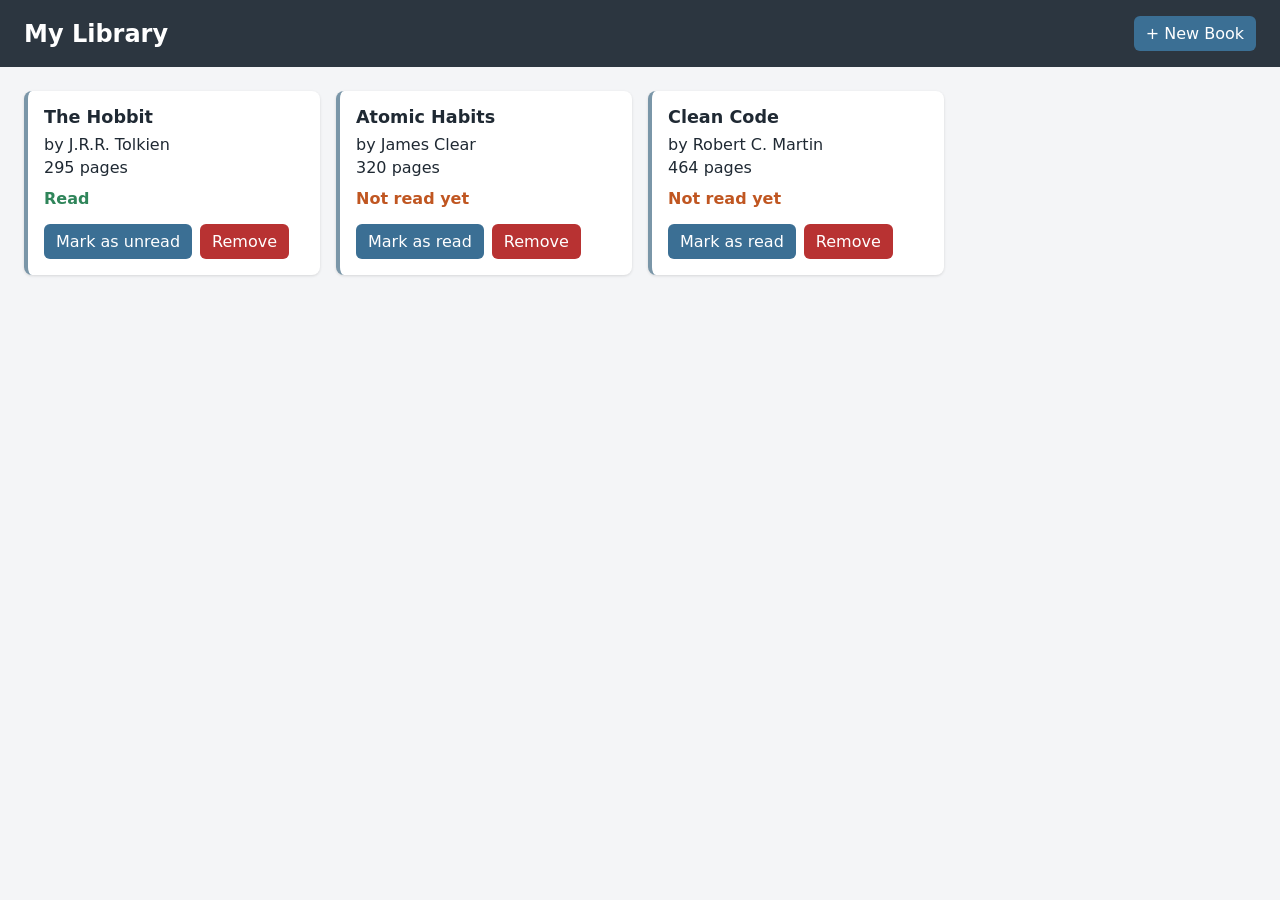
<file: JS-d6173bb8b01b866d0bdd8c187939b9d1f286732c/index.html>
<!DOCTYPE html>
<html lang="en">
<head>
  <meta charset="UTF-8">
  <meta name="viewport" content="width=device-width, initial-scale=1">
  <title>My Library</title>
  <link rel="stylesheet" href="style.css">
  <script src="script.js" defer></script>
</head>
<body>
  <header>
    <h1>My Library</h1>
    <button id="new-book-btn" type="button">+ New Book</button>
  </header>

  <main>
    <p id="empty-message" hidden>No books yet. Add your first one!</p>
    <section id="library" aria-label="Book list"></section>
  </main>

  <dialog id="book-dialog">
    <form id="book-form">
      <h2>New Book</h2>

      <label>Title
        <input type="text" name="title" required>
      </label>
      <label>Author
        <input type="text" name="author" required>
      </label>
      <label>Pages
        <input type="number" name="pages" min="1" required>
      </label>
      <label class="checkbox">
        <input type="checkbox" name="read"> I have read this book
      </label>

      <div class="actions">
        <button type="button" id="cancel-btn" class="secondary">Cancel</button>
        <button type="submit">Add Book</button>
      </div>
    </form>
  </dialog>
</body>
</html>
</file>
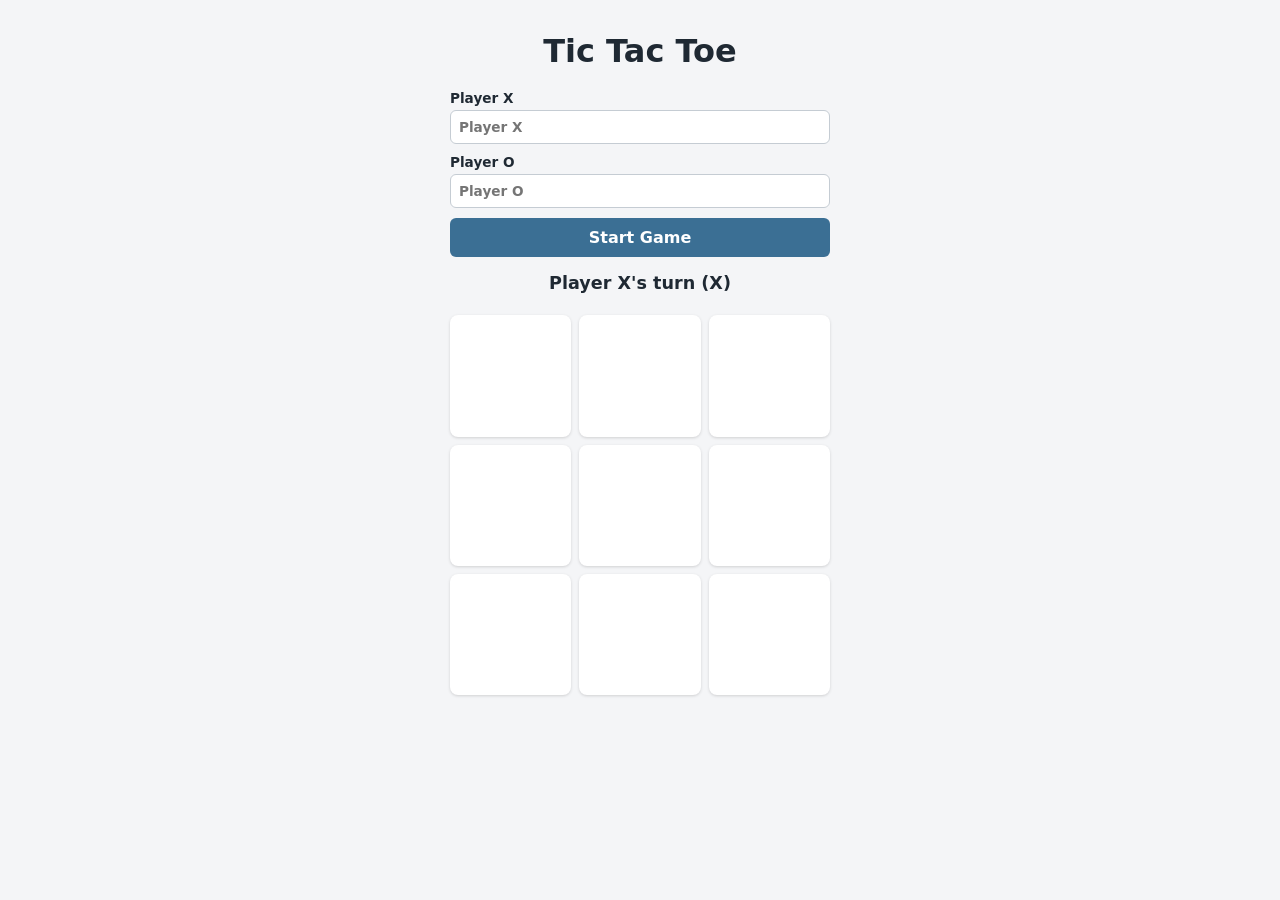
<file: JS-dbf86c5b1c9626a07df429ef19f3ee695edaa718/index.html>
<!DOCTYPE html>
<html lang="en">
<head>
  <meta charset="UTF-8">
  <meta name="viewport" content="width=device-width, initial-scale=1">
  <title>Tic Tac Toe</title>
  <link rel="stylesheet" href="style.css">
  <script src="script.js" defer></script>
</head>
<body>
  <main>
    <h1>Tic Tac Toe</h1>

    <form id="setup-form">
      <label>Player X
        <input type="text" id="player-x" placeholder="Player X" maxlength="20">
      </label>
      <label>Player O
        <input type="text" id="player-o" placeholder="Player O" maxlength="20">
      </label>
      <button type="submit" id="start-btn">Start Game</button>
    </form>

    <p id="status" role="status" aria-live="polite"></p>

    <div id="board" aria-label="Game board"></div>
  </main>
</body>
</html>
</file>
<file: JS-d6173bb8b01b866d0bdd8c187939b9d1f286732c/style.css>
* { box-sizing: border-box; }

body {
  margin: 0;
  font-family: system-ui, -apple-system, "Segoe UI", sans-serif;
  background: #f4f5f7;
  color: #1f2933;
}

header {
  display: flex;
  justify-content: space-between;
  align-items: center;
  padding: 16px 24px;
  background: #2c3640;
  color: #fff;
}

h1 { margin: 0; font-size: 1.5rem; }

main { padding: 24px; }

#library {
  display: grid;
  grid-template-columns: repeat(auto-fill, minmax(240px, 1fr));
  gap: 16px;
}

.card {
  display: flex;
  flex-direction: column;
  gap: 4px;
  padding: 16px;
  background: #fff;
  border-radius: 8px;
  border-left: 4px solid #7a96a8;
  box-shadow: 0 1px 3px rgba(0, 0, 0, 0.12);
}

.card h2 { margin: 0 0 4px; font-size: 1.1rem; }
.card p { margin: 0; }

.status { font-weight: 600; margin-top: 8px !important; }
.status.read { color: #2f855a; }
.status.unread { color: #c05621; }

.actions {
  display: flex;
  gap: 8px;
  margin-top: 12px;
}

button {
  padding: 8px 12px;
  border: none;
  border-radius: 6px;
  background: #3b6f94;
  color: #fff;
  font: inherit;
  cursor: pointer;
}
button:hover { filter: brightness(1.1); }
button.secondary { background: #6b7785; }
button.danger { background: #b83232; }

dialog {
  border: none;
  border-radius: 10px;
  padding: 24px;
  width: min(380px, 92vw);
  box-shadow: 0 8px 30px rgba(0, 0, 0, 0.3);
}
dialog::backdrop { background: rgba(0, 0, 0, 0.45); }

form { display: flex; flex-direction: column; gap: 12px; }
form h2 { margin: 0; }

label { display: flex; flex-direction: column; gap: 4px; font-weight: 600; }
label.checkbox { flex-direction: row; align-items: center; font-weight: 400; }

input[type="text"], input[type="number"] {
  padding: 8px;
  border: 1px solid #c5ccd3;
  border-radius: 6px;
  font: inherit;
}

form .actions { justify-content: flex-end; }
</file>
<file: JS-dbf86c5b1c9626a07df429ef19f3ee695edaa718/style.css>
* { box-sizing: border-box; }

body {
  margin: 0;
  min-height: 100vh;
  display: flex;
  justify-content: center;
  font-family: system-ui, -apple-system, "Segoe UI", sans-serif;
  background: #f4f5f7;
  color: #1f2933;
}

main {
  width: min(380px, 94vw);
  padding: 32px 0;
  text-align: center;
}

h1 { margin: 0 0 20px; }

#setup-form {
  display: flex;
  flex-wrap: wrap;
  gap: 10px;
  justify-content: center;
  margin-bottom: 16px;
}

#setup-form label {
  display: flex;
  flex-direction: column;
  gap: 4px;
  flex: 1 1 140px;
  text-align: left;
  font-size: 0.85rem;
  font-weight: 600;
}

input {
  padding: 8px;
  border: 1px solid #c5ccd3;
  border-radius: 6px;
  font: inherit;
}

#start-btn {
  flex: 1 1 100%;
  padding: 10px;
  border: none;
  border-radius: 6px;
  background: #3b6f94;
  color: #fff;
  font: inherit;
  font-weight: 600;
  cursor: pointer;
}
#start-btn:hover { filter: brightness(1.1); }

#status {
  min-height: 1.5em;
  margin: 0 0 16px;
  font-size: 1.1rem;
  font-weight: 600;
}

#board {
  display: grid;
  grid-template-columns: repeat(3, 1fr);
  gap: 8px;
}

.cell {
  aspect-ratio: 1;
  border: none;
  border-radius: 8px;
  background: #fff;
  box-shadow: 0 1px 3px rgba(0, 0, 0, 0.15);
  font: inherit;
  font-size: 2.6rem;
  font-weight: 700;
  cursor: pointer;
}
.cell:hover:not(:disabled) { background: #e8eef3; }
.cell:disabled { cursor: not-allowed; }
.cell[data-mark="X"] { color: #3b6f94; }
.cell[data-mark="O"] { color: #c05621; }
.cell.win { background: #d7f0e0; }
</file>
